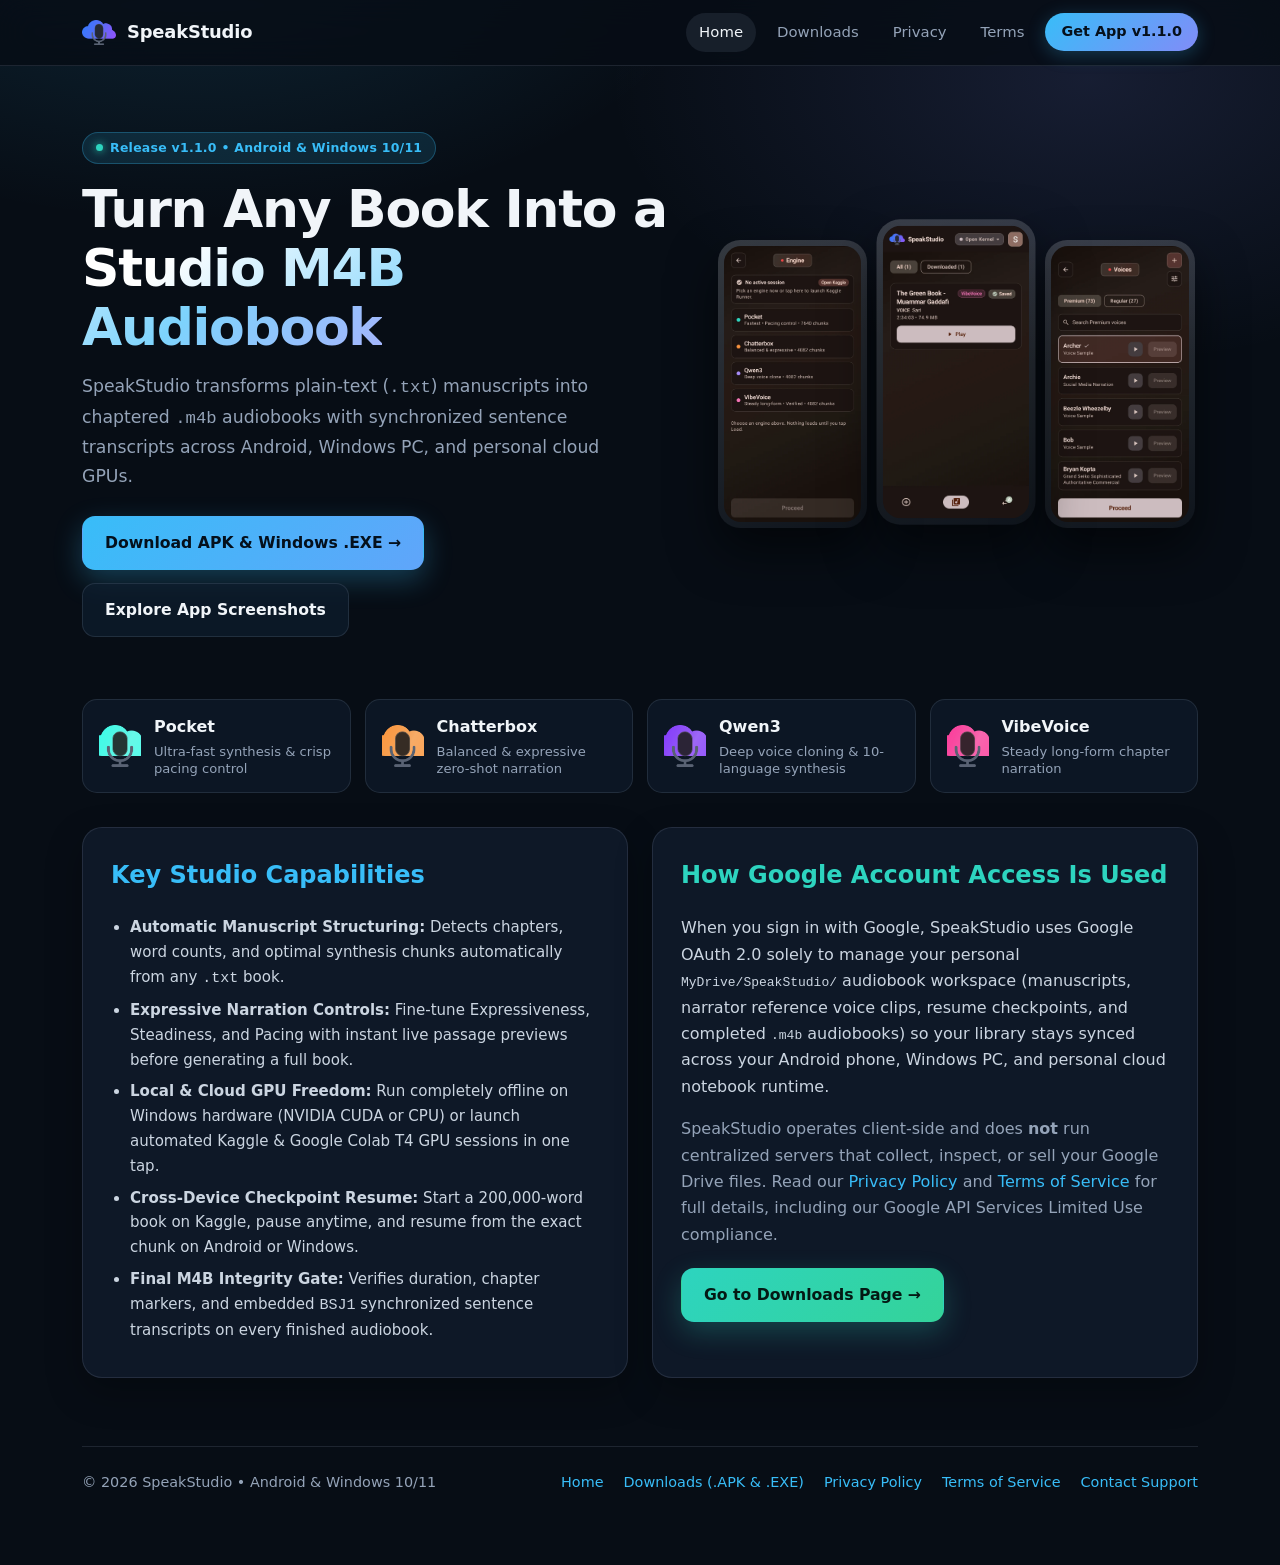
<file: index.html>
<!DOCTYPE html>
<html lang="en">
<head>
  <meta charset="utf-8" />
  <meta name="viewport" content="width=device-width, initial-scale=1" />
  <title>SpeakStudio — Neural Audiobook Studio for Android &amp; Windows</title>
  <link rel="icon" type="image/png" href="./assets/icons/logo_speakstudio.png" />
  <link rel="stylesheet" href="./styles.css" />
</head>
<body>

  <header class="site-header">
    <div class="nav-inner">
      <a class="brand" href="./index.html">
        <img src="./assets/icons/logo_speakstudio.png" alt="SpeakStudio logo" />
        <span>SpeakStudio</span>
      </a>
      <nav class="nav-links">
        <a class="nav-link active" href="./index.html">Home</a>
        <a class="nav-link " href="./download.html">Downloads</a>
        <a class="nav-link " href="./privacy.html">Privacy</a>
        <a class="nav-link " href="./terms.html">Terms</a>
        <a class="nav-cta" href="./download.html">Get App v1.1.0</a>
      </nav>
    </div>
  </header>
  <main>
    <section class="hero">
      <div>
        <span class="pill"><span class="pill-dot"></span> Release v1.1.0 &bull; Android &amp; Windows 10/11</span>
        <h1>Turn Any Book Into a <span class="grad-txt">Studio M4B Audiobook</span></h1>
        <p class="hero-lead">
          SpeakStudio transforms plain-text (<code>.txt</code>) manuscripts into chaptered <code>.m4b</code> audiobooks with synchronized sentence transcripts across Android, Windows PC, and personal cloud GPUs.
        </p>
        <div class="hero-actions">
          <a class="btn btn-primary" href="./download.html">Download APK &amp; Windows .EXE &rarr;</a>
          <a class="btn btn-outline" href="./download.html#showcase">Explore App Screenshots</a>
        </div>
      </div>
      <div class="hero-phones" aria-label="SpeakStudio interface preview">
        <a class="phone-mini" href="./download.html#showcase">
          <img src="./assets/previews/03-engines.webp" alt="Four neural TTS engines inside SpeakStudio" loading="eager" />
        </a>
        <a class="phone-mini center" href="./download.html#showcase">
          <img src="./assets/previews/01-library.webp" alt="SpeakStudio M4B audiobook library" loading="eager" />
        </a>
        <a class="phone-mini" href="./download.html#showcase">
          <img src="./assets/previews/04-voices.webp" alt="SpeakStudio narrator voice gallery" loading="eager" />
        </a>
      </div>
    </section>

    <section class="engines-strip" aria-label="Supported Neural TTS Engines">
      <div class="engine-chip">
        <img src="./assets/icons/logo_engine_pocket.png" alt="Pocket engine icon" />
        <div><h3>Pocket</h3><p>Ultra-fast synthesis &amp; crisp pacing control</p></div>
      </div>
      <div class="engine-chip">
        <img src="./assets/icons/logo_engine_chatterbox.png" alt="Chatterbox engine icon" />
        <div><h3>Chatterbox</h3><p>Balanced &amp; expressive zero-shot narration</p></div>
      </div>
      <div class="engine-chip">
        <img src="./assets/icons/logo_engine_qwen3.png" alt="Qwen3 engine icon" />
        <div><h3>Qwen3</h3><p>Deep voice cloning &amp; 10-language synthesis</p></div>
      </div>
      <div class="engine-chip">
        <img src="./assets/icons/logo_engine_vibevoice.png" alt="VibeVoice engine icon" />
        <div><h3>VibeVoice</h3><p>Steady long-form chapter narration</p></div>
      </div>
    </section>

    <div class="dl-grid" style="margin-top:34px">
      <div class="card">
        <h2 style="margin-top:0;color:var(--accent)">Key Studio Capabilities</h2>
        <ul class="feature-list">
          <li><strong>Automatic Manuscript Structuring:</strong> Detects chapters, word counts, and optimal synthesis chunks automatically from any <code>.txt</code> book.</li>
          <li><strong>Expressive Narration Controls:</strong> Fine-tune Expressiveness, Steadiness, and Pacing with instant live passage previews before generating a full book.</li>
          <li><strong>Local &amp; Cloud GPU Freedom:</strong> Run completely offline on Windows hardware (NVIDIA CUDA or CPU) or launch automated Kaggle &amp; Google Colab T4 GPU sessions in one tap.</li>
          <li><strong>Cross-Device Checkpoint Resume:</strong> Start a 200,000-word book on Kaggle, pause anytime, and resume from the exact chunk on Android or Windows.</li>
          <li><strong>Final M4B Integrity Gate:</strong> Verifies duration, chapter markers, and embedded <code>BSJ1</code> synchronized sentence transcripts on every finished audiobook.</li>
        </ul>
      </div>

      <div class="card">
        <h2 style="margin-top:0;color:var(--teal)">How Google Account Access Is Used</h2>
        <p style="color:#cbd5e1">
          When you sign in with Google, SpeakStudio uses Google OAuth 2.0 solely to manage your personal <code>MyDrive/SpeakStudio/</code> audiobook workspace (manuscripts, narrator reference voice clips, resume checkpoints, and completed <code>.m4b</code> audiobooks) so your library stays synced across your Android phone, Windows PC, and personal cloud notebook runtime.
        </p>
        <p style="color:var(--muted)">
          SpeakStudio operates client-side and does <strong>not</strong> run centralized servers that collect, inspect, or sell your Google Drive files. Read our <a href="./privacy.html">Privacy Policy</a> and <a href="./terms.html">Terms of Service</a> for full details, including our Google API Services Limited Use compliance.
        </p>
        <div style="margin-top:20px">
          <a class="btn btn-teal" href="./download.html">Go to Downloads Page &rarr;</a>
        </div>
      </div>
    </div>


    <footer>
      <span>&copy; 2026 SpeakStudio &bull; Android &amp; Windows 10/11</span>
      <div class="footer-links">
        <a href="./index.html">Home</a>
        <a href="./download.html">Downloads (.APK &amp; .EXE)</a>
        <a href="./privacy.html">Privacy Policy</a>
        <a href="./terms.html">Terms of Service</a>
        <a href="mailto:shamsaboubkr@gmail.com">Contact Support</a>
      </div>
    </footer>
  </main>
</body>
</html>
</file>
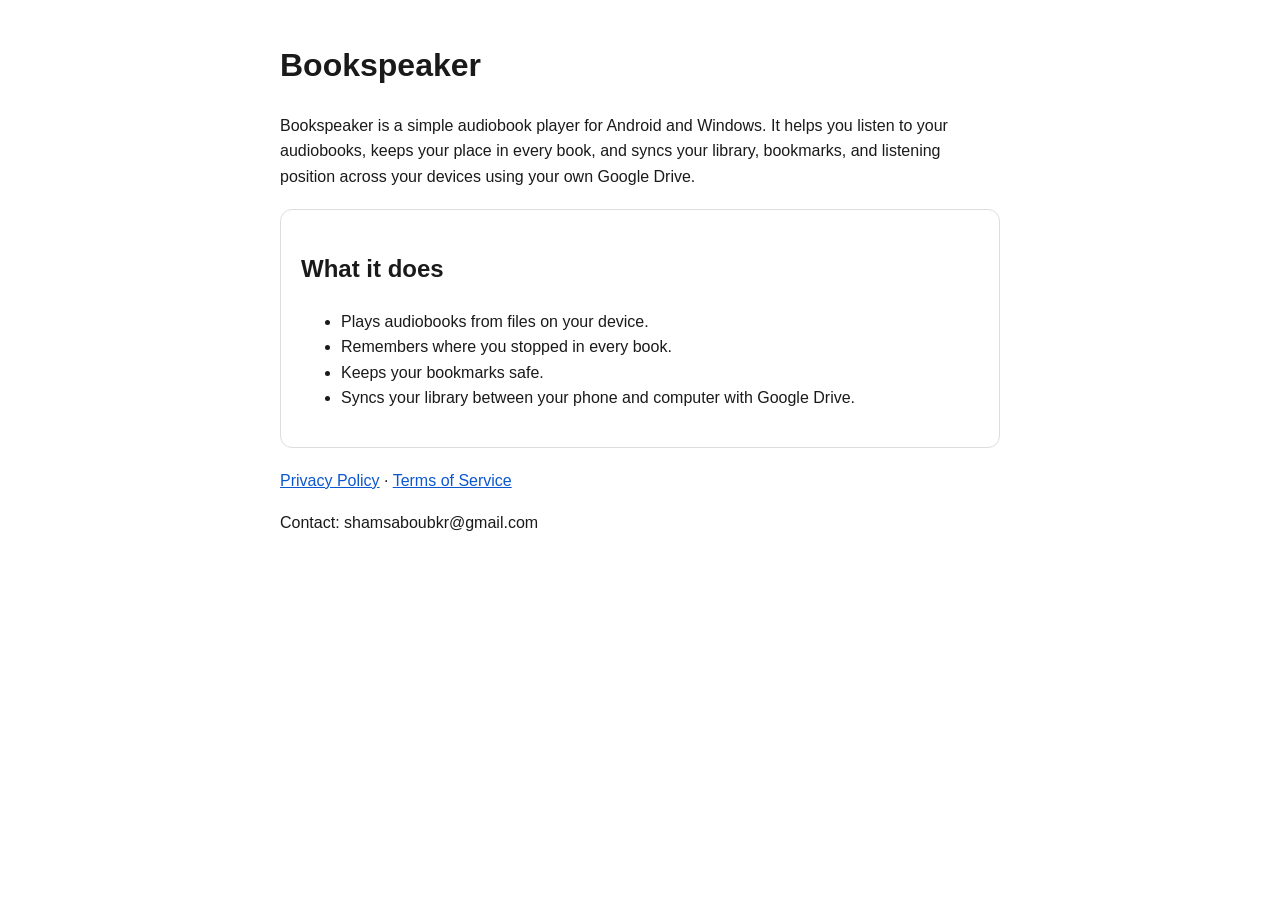
<file: bookspeaker/index.html>
<!DOCTYPE html>
<html lang="en">
<head>
<meta charset="UTF-8">
<meta name="viewport" content="width=device-width, initial-scale=1.0">
<title>Bookspeaker — Audiobook Player</title>
<style>
  body { font-family: -apple-system, Segoe UI, Roboto, sans-serif; max-width: 720px; margin: 40px auto; padding: 0 20px; color: #1a1a1a; line-height: 1.6; }
  h1 { font-size: 2rem; }
  a { color: #0b57d0; }
  .card { border: 1px solid #ddd; border-radius: 12px; padding: 20px; margin: 20px 0; }
</style>
</head>
<body>
<h1>Bookspeaker</h1>
<p>Bookspeaker is a simple audiobook player for Android and Windows. It helps you listen to your audiobooks, keeps your place in every book, and syncs your library, bookmarks, and listening position across your devices using your own Google Drive.</p>
<div class="card">
  <h2>What it does</h2>
  <ul>
    <li>Plays audiobooks from files on your device.</li>
    <li>Remembers where you stopped in every book.</li>
    <li>Keeps your bookmarks safe.</li>
    <li>Syncs your library between your phone and computer with Google Drive.</li>
  </ul>
</div>
<p><a href="privacy.html">Privacy Policy</a> &middot; <a href="terms.html">Terms of Service</a></p>
<p>Contact: shamsaboubkr@gmail.com</p>
</body>
</html>
</file>
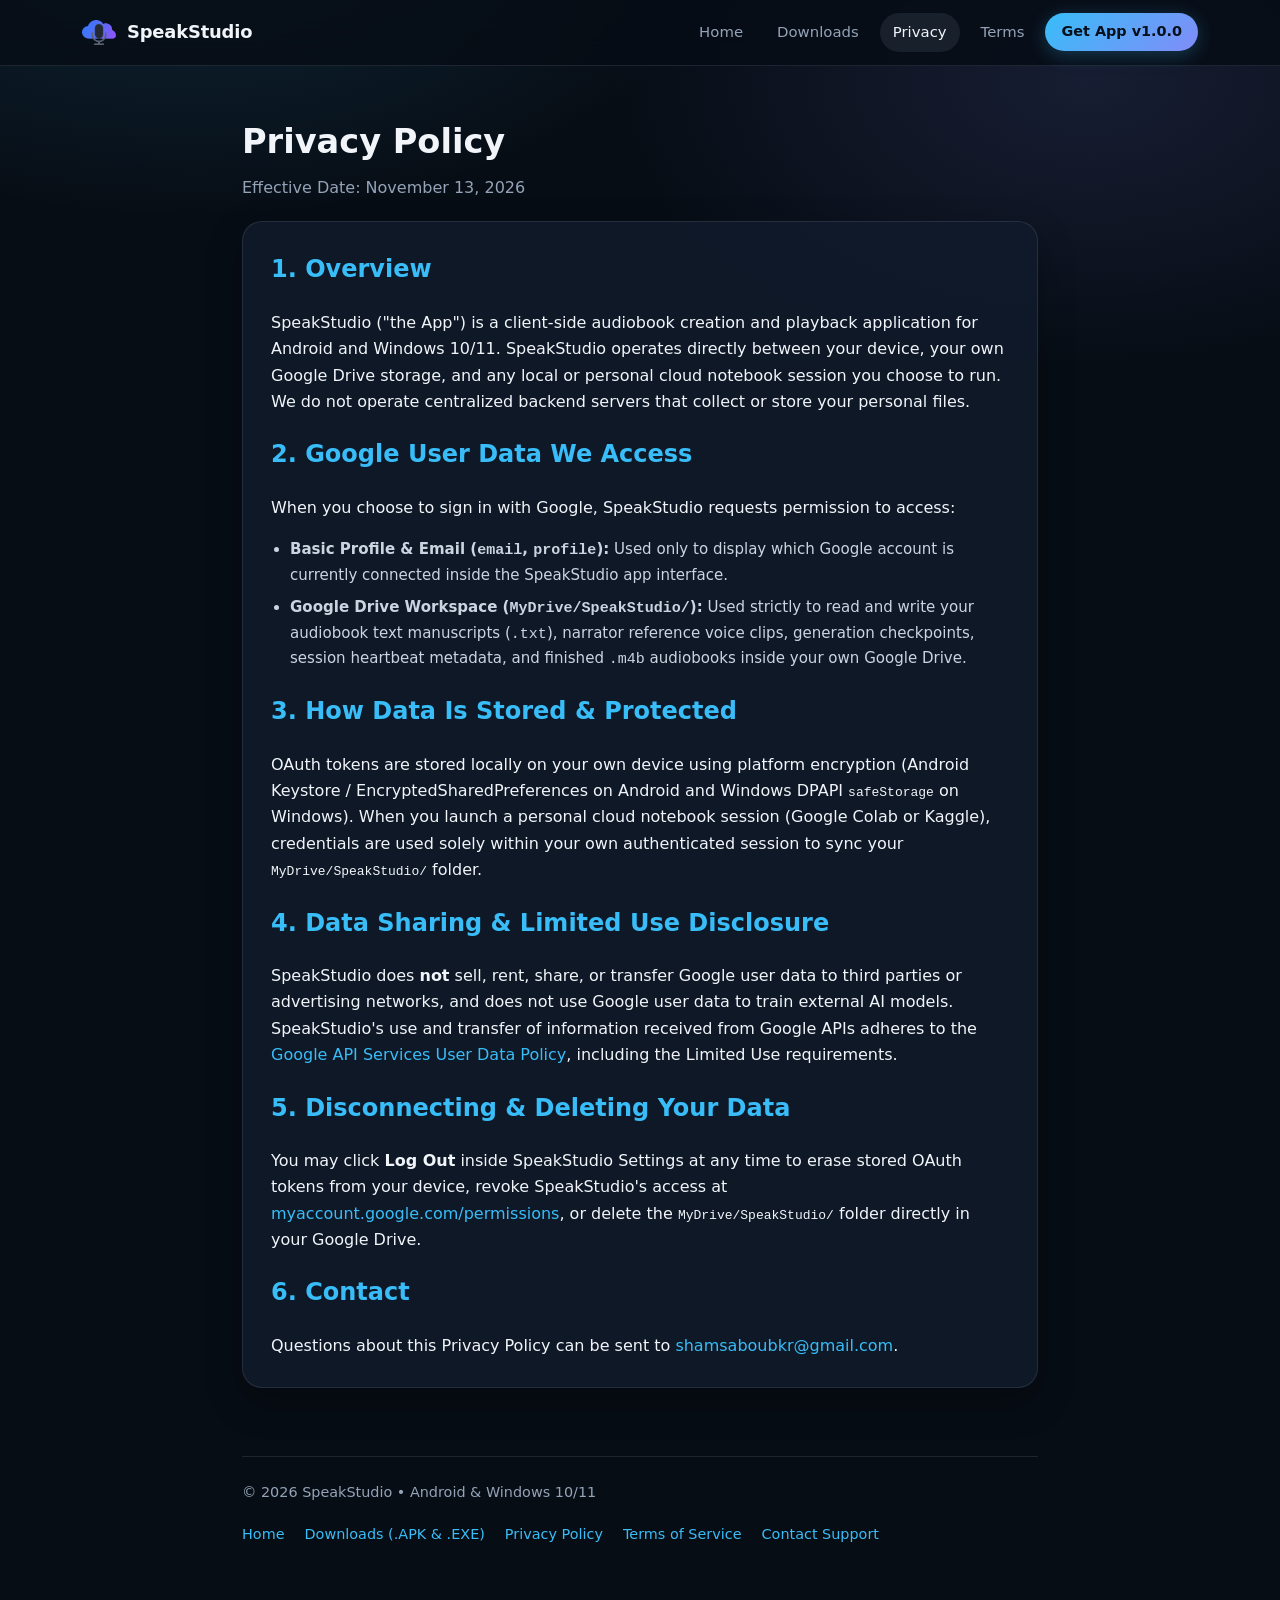
<file: privacy.html>
<!DOCTYPE html>
<html lang="en">
<head>
  <meta charset="utf-8" />
  <meta name="viewport" content="width=device-width, initial-scale=1" />
  <title>Privacy Policy — SpeakStudio</title>
  <link rel="icon" type="image/png" href="./assets/icons/logo_speakstudio.png" />
  <link rel="stylesheet" href="./styles.css" />
</head>
<body>

  <header class="site-header">
    <div class="nav-inner">
      <a class="brand" href="./index.html">
        <img src="./assets/icons/logo_speakstudio.png" alt="SpeakStudio logo" />
        <span>SpeakStudio</span>
      </a>
      <nav class="nav-links">
        <a class="nav-link " href="./index.html">Home</a>
        <a class="nav-link " href="./download.html">Downloads</a>
        <a class="nav-link active" href="./privacy.html">Privacy</a>
        <a class="nav-link " href="./terms.html">Terms</a>
        <a class="nav-cta" href="./download.html">Get App v1.0.0</a>
      </nav>
    </div>
  </header>
  <main class="narrow">
    <h1 style="font-size:2.1rem;margin:0 0 6px">Privacy Policy</h1>
    <p style="color:var(--muted);margin-top:0">Effective Date: November 13, 2026</p>

    <div class="card" style="margin-top:20px">
      <h2 style="color:var(--accent);margin-top:0">1. Overview</h2>
      <p>
        SpeakStudio ("the App") is a client-side audiobook creation and playback application for Android and Windows 10/11. SpeakStudio operates directly between your device, your own Google Drive storage, and any local or personal cloud notebook session you choose to run. We do not operate centralized backend servers that collect or store your personal files.
      </p>

      <h2 style="color:var(--accent)">2. Google User Data We Access</h2>
      <p>When you choose to sign in with Google, SpeakStudio requests permission to access:</p>
      <ul class="feature-list">
        <li><strong>Basic Profile &amp; Email (<code>email</code>, <code>profile</code>):</strong> Used only to display which Google account is currently connected inside the SpeakStudio app interface.</li>
        <li><strong>Google Drive Workspace (<code>MyDrive/SpeakStudio/</code>):</strong> Used strictly to read and write your audiobook text manuscripts (<code>.txt</code>), narrator reference voice clips, generation checkpoints, session heartbeat metadata, and finished <code>.m4b</code> audiobooks inside your own Google Drive.</li>
      </ul>

      <h2 style="color:var(--accent)">3. How Data Is Stored &amp; Protected</h2>
      <p>
        OAuth tokens are stored locally on your own device using platform encryption (Android Keystore / EncryptedSharedPreferences on Android and Windows DPAPI <code>safeStorage</code> on Windows). When you launch a personal cloud notebook session (Google Colab or Kaggle), credentials are used solely within your own authenticated session to sync your <code>MyDrive/SpeakStudio/</code> folder.
      </p>

      <h2 style="color:var(--accent)">4. Data Sharing &amp; Limited Use Disclosure</h2>
      <p>
        SpeakStudio does <strong>not</strong> sell, rent, share, or transfer Google user data to third parties or advertising networks, and does not use Google user data to train external AI models. SpeakStudio's use and transfer of information received from Google APIs adheres to the <a href="https://developers.google.com/terms/api-services-user-data-policy" target="_blank" rel="noopener">Google API Services User Data Policy</a>, including the Limited Use requirements.
      </p>

      <h2 style="color:var(--accent)">5. Disconnecting &amp; Deleting Your Data</h2>
      <p>
        You may click <strong>Log Out</strong> inside SpeakStudio Settings at any time to erase stored OAuth tokens from your device, revoke SpeakStudio's access at <a href="https://myaccount.google.com/permissions" target="_blank" rel="noopener">myaccount.google.com/permissions</a>, or delete the <code>MyDrive/SpeakStudio/</code> folder directly in your Google Drive.
      </p>

      <h2 style="color:var(--accent)">6. Contact</h2>
      <p style="margin-bottom:0">Questions about this Privacy Policy can be sent to <a href="mailto:shamsaboubkr@gmail.com">shamsaboubkr@gmail.com</a>.</p>
    </div>


    <footer>
      <span>&copy; 2026 SpeakStudio &bull; Android &amp; Windows 10/11</span>
      <div class="footer-links">
        <a href="./index.html">Home</a>
        <a href="./download.html">Downloads (.APK &amp; .EXE)</a>
        <a href="./privacy.html">Privacy Policy</a>
        <a href="./terms.html">Terms of Service</a>
        <a href="mailto:shamsaboubkr@gmail.com">Contact Support</a>
      </div>
    </footer>
  </main>
</body>
</html>
</file>
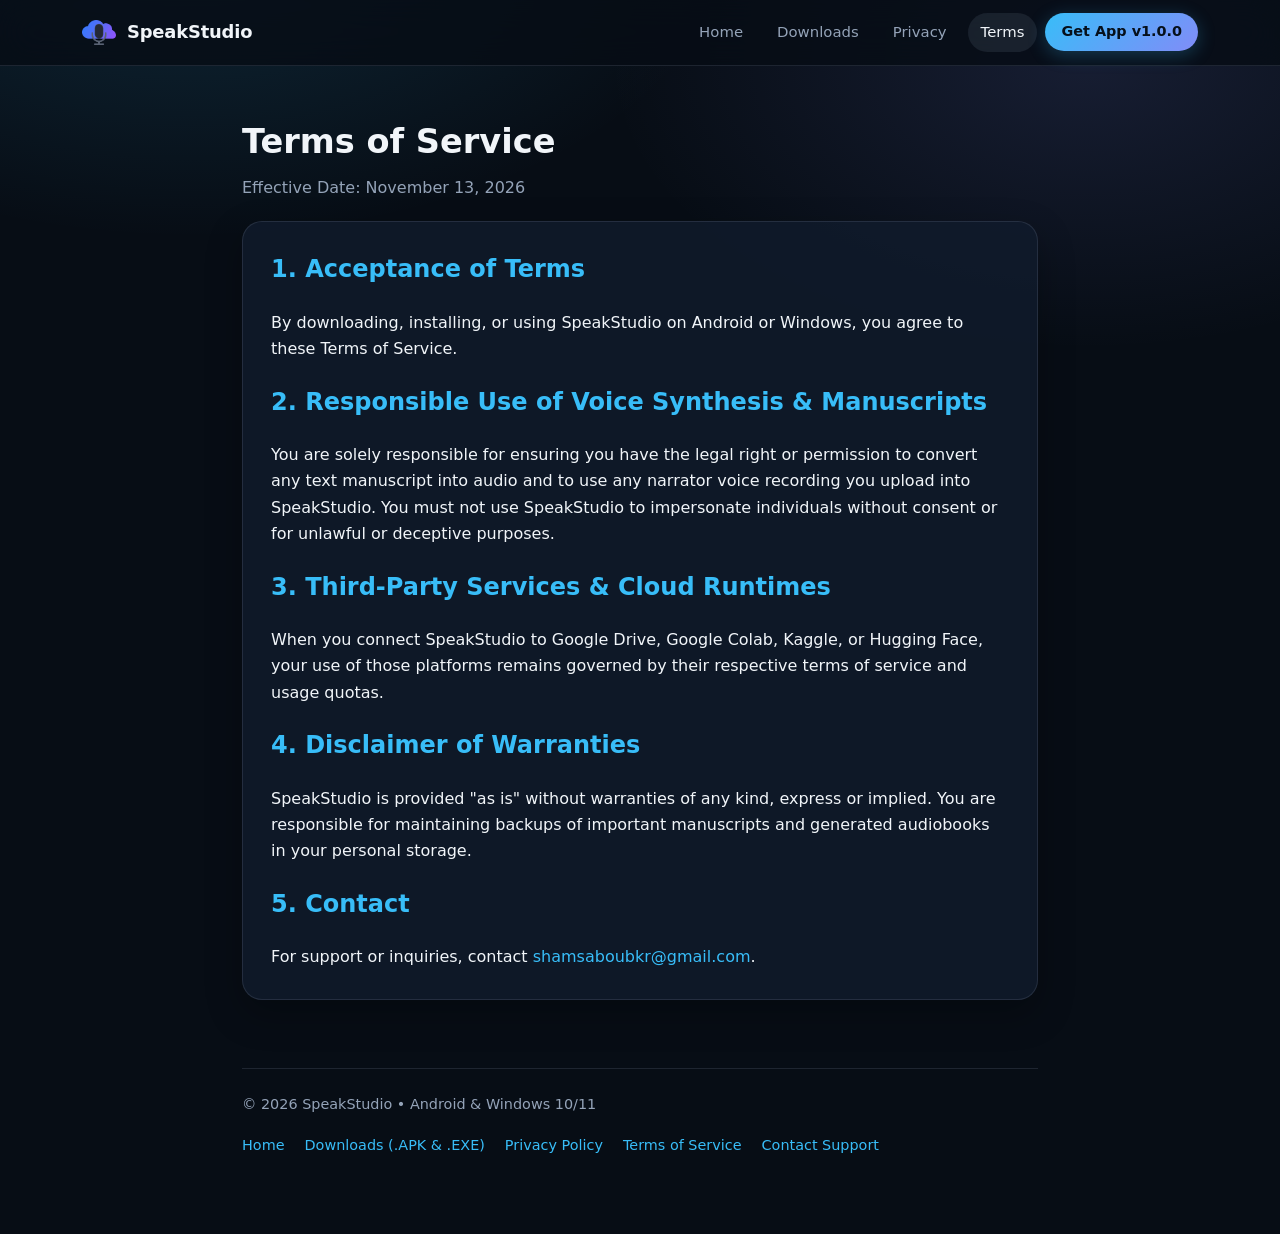
<file: terms.html>
<!DOCTYPE html>
<html lang="en">
<head>
  <meta charset="utf-8" />
  <meta name="viewport" content="width=device-width, initial-scale=1" />
  <title>Terms of Service — SpeakStudio</title>
  <link rel="icon" type="image/png" href="./assets/icons/logo_speakstudio.png" />
  <link rel="stylesheet" href="./styles.css" />
</head>
<body>

  <header class="site-header">
    <div class="nav-inner">
      <a class="brand" href="./index.html">
        <img src="./assets/icons/logo_speakstudio.png" alt="SpeakStudio logo" />
        <span>SpeakStudio</span>
      </a>
      <nav class="nav-links">
        <a class="nav-link " href="./index.html">Home</a>
        <a class="nav-link " href="./download.html">Downloads</a>
        <a class="nav-link " href="./privacy.html">Privacy</a>
        <a class="nav-link active" href="./terms.html">Terms</a>
        <a class="nav-cta" href="./download.html">Get App v1.0.0</a>
      </nav>
    </div>
  </header>
  <main class="narrow">
    <h1 style="font-size:2.1rem;margin:0 0 6px">Terms of Service</h1>
    <p style="color:var(--muted);margin-top:0">Effective Date: November 13, 2026</p>

    <div class="card" style="margin-top:20px">
      <h2 style="color:var(--accent);margin-top:0">1. Acceptance of Terms</h2>
      <p>By downloading, installing, or using SpeakStudio on Android or Windows, you agree to these Terms of Service.</p>

      <h2 style="color:var(--accent)">2. Responsible Use of Voice Synthesis &amp; Manuscripts</h2>
      <p>
        You are solely responsible for ensuring you have the legal right or permission to convert any text manuscript into audio and to use any narrator voice recording you upload into SpeakStudio. You must not use SpeakStudio to impersonate individuals without consent or for unlawful or deceptive purposes.
      </p>

      <h2 style="color:var(--accent)">3. Third-Party Services &amp; Cloud Runtimes</h2>
      <p>
        When you connect SpeakStudio to Google Drive, Google Colab, Kaggle, or Hugging Face, your use of those platforms remains governed by their respective terms of service and usage quotas.
      </p>

      <h2 style="color:var(--accent)">4. Disclaimer of Warranties</h2>
      <p>
        SpeakStudio is provided "as is" without warranties of any kind, express or implied. You are responsible for maintaining backups of important manuscripts and generated audiobooks in your personal storage.
      </p>

      <h2 style="color:var(--accent)">5. Contact</h2>
      <p style="margin-bottom:0">For support or inquiries, contact <a href="mailto:shamsaboubkr@gmail.com">shamsaboubkr@gmail.com</a>.</p>
    </div>


    <footer>
      <span>&copy; 2026 SpeakStudio &bull; Android &amp; Windows 10/11</span>
      <div class="footer-links">
        <a href="./index.html">Home</a>
        <a href="./download.html">Downloads (.APK &amp; .EXE)</a>
        <a href="./privacy.html">Privacy Policy</a>
        <a href="./terms.html">Terms of Service</a>
        <a href="mailto:shamsaboubkr@gmail.com">Contact Support</a>
      </div>
    </footer>
  </main>
</body>
</html>
</file>
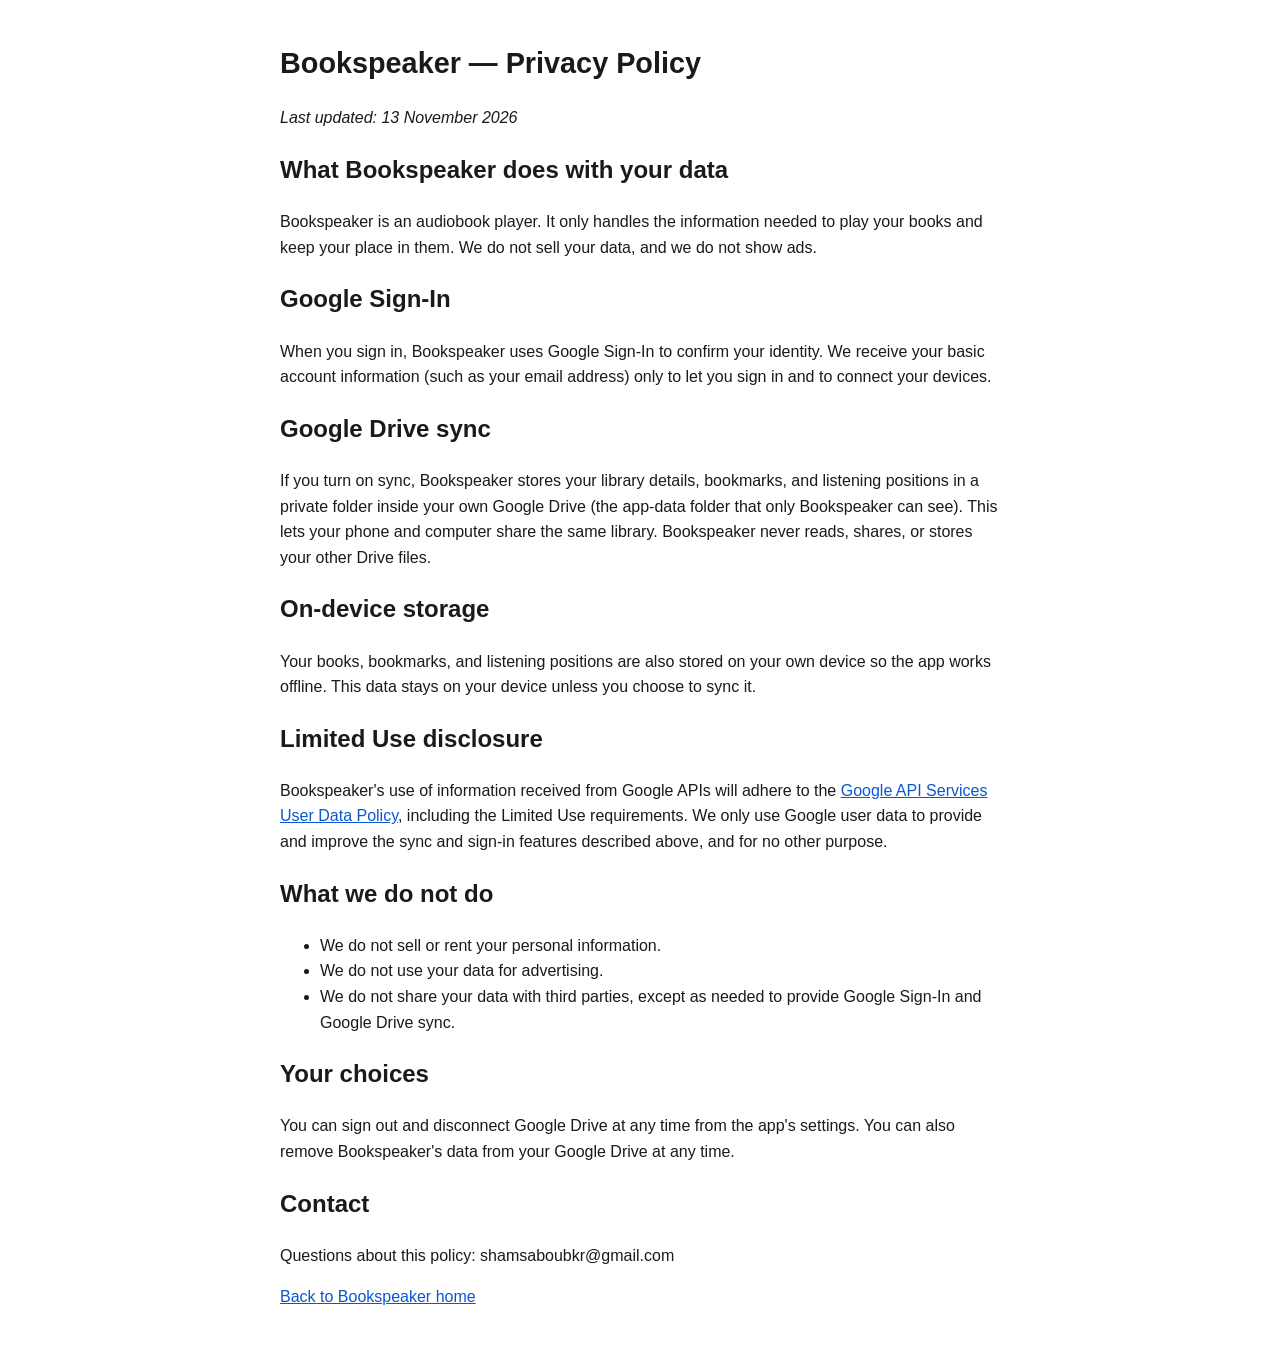
<file: bookspeaker/privacy.html>
<!DOCTYPE html>
<html lang="en">
<head>
<meta charset="UTF-8">
<meta name="viewport" content="width=device-width, initial-scale=1.0">
<title>Bookspeaker — Privacy Policy</title>
<style>
  body { font-family: -apple-system, Segoe UI, Roboto, sans-serif; max-width: 720px; margin: 40px auto; padding: 0 20px; color: #1a1a1a; line-height: 1.6; }
  h1 { font-size: 1.8rem; }
  a { color: #0b57d0; }
</style>
</head>
<body>
<h1>Bookspeaker — Privacy Policy</h1>
<p><em>Last updated: 13 November 2026</em></p>

<h2>What Bookspeaker does with your data</h2>
<p>Bookspeaker is an audiobook player. It only handles the information needed to play your books and keep your place in them. We do not sell your data, and we do not show ads.</p>

<h2>Google Sign-In</h2>
<p>When you sign in, Bookspeaker uses Google Sign-In to confirm your identity. We receive your basic account information (such as your email address) only to let you sign in and to connect your devices.</p>

<h2>Google Drive sync</h2>
<p>If you turn on sync, Bookspeaker stores your library details, bookmarks, and listening positions in a private folder inside your own Google Drive (the app-data folder that only Bookspeaker can see). This lets your phone and computer share the same library. Bookspeaker never reads, shares, or stores your other Drive files.</p>

<h2>On-device storage</h2>
<p>Your books, bookmarks, and listening positions are also stored on your own device so the app works offline. This data stays on your device unless you choose to sync it.</p>

<h2>Limited Use disclosure</h2>
<p>Bookspeaker's use of information received from Google APIs will adhere to the <a href="https://developers.google.com/terms/api-services-user-data-policy#additional_requirements_for_specific_api_scopes">Google API Services User Data Policy</a>, including the Limited Use requirements. We only use Google user data to provide and improve the sync and sign-in features described above, and for no other purpose.</p>

<h2>What we do not do</h2>
<ul>
  <li>We do not sell or rent your personal information.</li>
  <li>We do not use your data for advertising.</li>
  <li>We do not share your data with third parties, except as needed to provide Google Sign-In and Google Drive sync.</li>
</ul>

<h2>Your choices</h2>
<p>You can sign out and disconnect Google Drive at any time from the app's settings. You can also remove Bookspeaker's data from your Google Drive at any time.</p>

<h2>Contact</h2>
<p>Questions about this policy: shamsaboubkr@gmail.com</p>
<p><a href="index.html">Back to Bookspeaker home</a></p>
</body>
</html>
</file>
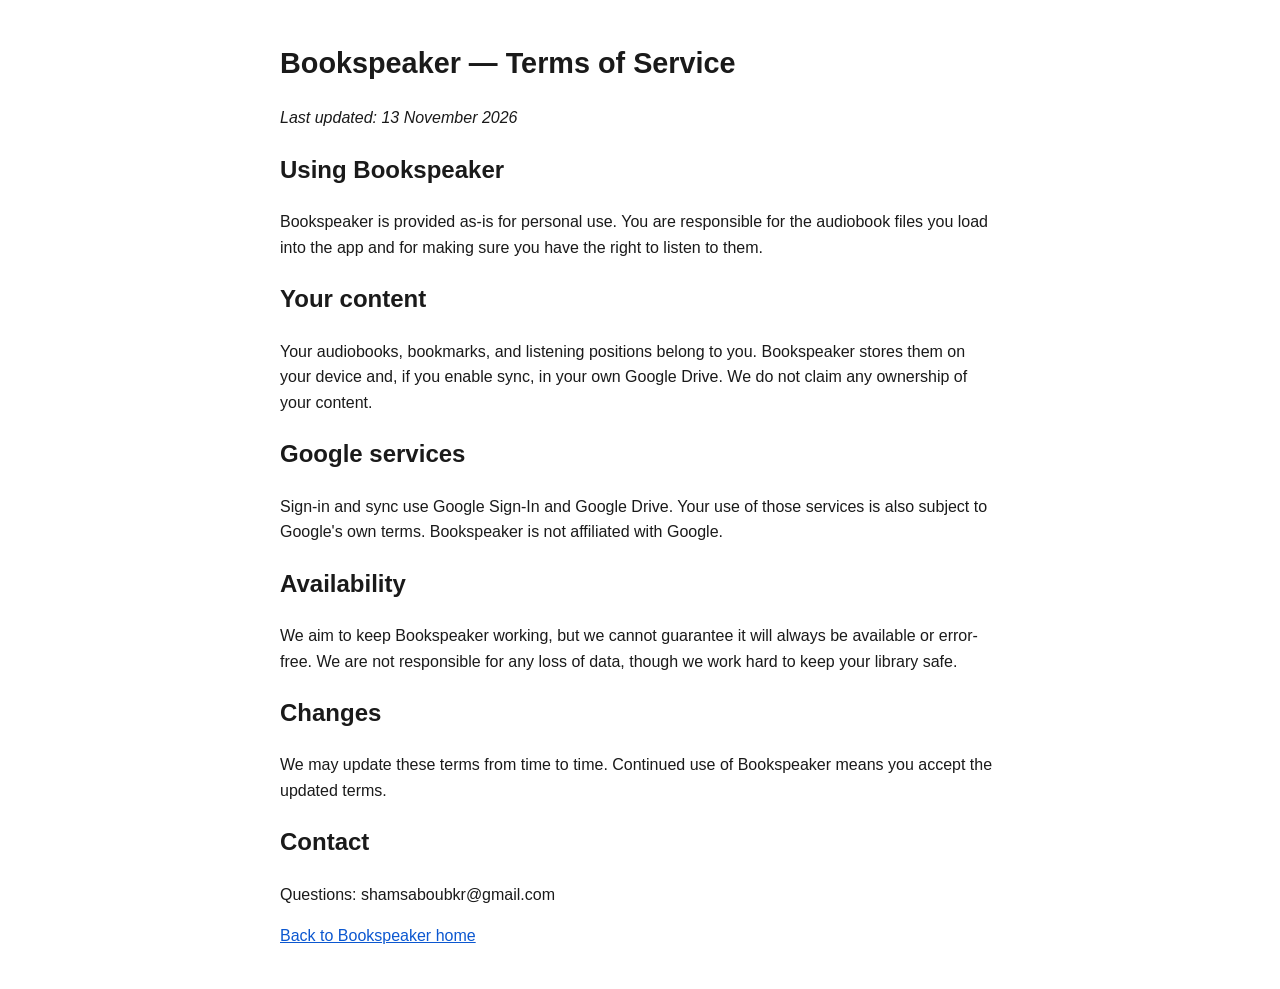
<file: bookspeaker/terms.html>
<!DOCTYPE html>
<html lang="en">
<head>
<meta charset="UTF-8">
<meta name="viewport" content="width=device-width, initial-scale=1.0">
<title>Bookspeaker — Terms of Service</title>
<style>
  body { font-family: -apple-system, Segoe UI, Roboto, sans-serif; max-width: 720px; margin: 40px auto; padding: 0 20px; color: #1a1a1a; line-height: 1.6; }
  h1 { font-size: 1.8rem; }
  a { color: #0b57d0; }
</style>
</head>
<body>
<h1>Bookspeaker — Terms of Service</h1>
<p><em>Last updated: 13 November 2026</em></p>

<h2>Using Bookspeaker</h2>
<p>Bookspeaker is provided as-is for personal use. You are responsible for the audiobook files you load into the app and for making sure you have the right to listen to them.</p>

<h2>Your content</h2>
<p>Your audiobooks, bookmarks, and listening positions belong to you. Bookspeaker stores them on your device and, if you enable sync, in your own Google Drive. We do not claim any ownership of your content.</p>

<h2>Google services</h2>
<p>Sign-in and sync use Google Sign-In and Google Drive. Your use of those services is also subject to Google's own terms. Bookspeaker is not affiliated with Google.</p>

<h2>Availability</h2>
<p>We aim to keep Bookspeaker working, but we cannot guarantee it will always be available or error-free. We are not responsible for any loss of data, though we work hard to keep your library safe.</p>

<h2>Changes</h2>
<p>We may update these terms from time to time. Continued use of Bookspeaker means you accept the updated terms.</p>

<h2>Contact</h2>
<p>Questions: shamsaboubkr@gmail.com</p>
<p><a href="index.html">Back to Bookspeaker home</a></p>
</body>
</html>
</file>
<file: styles.css>
:root {
  --bg: #070d15;
  --bg-soft: #0c1624;
  --card: rgba(16, 28, 44, 0.82);
  --card-solid: #101c2c;
  --border: rgba(148, 163, 184, 0.16);
  --border-hi: rgba(56, 189, 248, 0.38);
  --accent: #38bdf8;
  --accent-2: #818cf8;
  --teal: #2dd4bf;
  --amber: #fbbf24;
  --text: #f1f5f9;
  --muted: #94a3b8;
}
* { box-sizing: border-box; }
html { scroll-behavior: smooth; }
body {
  margin: 0;
  font-family: Inter, system-ui, -apple-system, "Segoe UI", Roboto, sans-serif;
  background:
    radial-gradient(900px 500px at 15% -5%, rgba(56, 189, 248, 0.15), transparent 60%),
    radial-gradient(800px 480px at 85% 5%, rgba(129, 140, 248, 0.13), transparent 60%),
    var(--bg);
  color: var(--text);
  line-height: 1.65;
  min-height: 100vh;
}
a { color: var(--accent); text-decoration: none; transition: color 0.18s ease, opacity 0.18s ease; }
a:hover { color: #7dd3fc; }

/* Top Navbar */
.site-header {
  position: sticky;
  top: 0;
  z-index: 100;
  backdrop-filter: blur(16px);
  -webkit-backdrop-filter: blur(16px);
  background: rgba(7, 13, 21, 0.82);
  border-bottom: 1px solid var(--border);
}
.nav-inner {
  max-width: 1160px;
  margin: 0 auto;
  padding: 13px 22px;
  display: flex;
  align-items: center;
  justify-content: space-between;
  gap: 16px;
  flex-wrap: wrap;
}
.brand {
  display: inline-flex;
  align-items: center;
  gap: 11px;
  color: var(--text);
  font-weight: 700;
  font-size: 1.12rem;
  letter-spacing: -0.01em;
}
.brand:hover { color: #fff; }
.brand img { width: 34px; height: 34px; border-radius: 9px; object-fit: contain; }
.nav-links { display: flex; align-items: center; gap: 8px; flex-wrap: wrap; }
.nav-link {
  color: var(--muted);
  font-size: 0.93rem;
  font-weight: 500;
  padding: 7px 13px;
  border-radius: 999px;
  transition: all 0.18s ease;
}
.nav-link:hover, .nav-link.active {
  color: var(--text);
  background: rgba(148, 163, 184, 0.12);
}
.nav-cta {
  background: linear-gradient(135deg, var(--accent), var(--accent-2));
  color: #06101b !important;
  font-weight: 700;
  padding: 7px 16px;
  border-radius: 999px;
  font-size: 0.9rem;
  box-shadow: 0 4px 18px rgba(56, 189, 248, 0.25);
}
.nav-cta:hover { transform: translateY(-1px); opacity: 0.95; }

main { max-width: 1160px; margin: 0 auto; padding: 48px 22px 76px; }
main.narrow { max-width: 840px; }

.pill {
  display: inline-flex;
  align-items: center;
  gap: 7px;
  padding: 5px 13px;
  border-radius: 999px;
  background: rgba(56, 189, 248, 0.13);
  border: 1px solid rgba(56, 189, 248, 0.28);
  color: var(--accent);
  font-size: 12.5px;
  font-weight: 600;
  letter-spacing: 0.02em;
}
.pill-dot { width: 7px; height: 7px; border-radius: 50%; background: var(--teal); box-shadow: 0 0 8px var(--teal); }

/* Hero */
.hero {
  display: grid;
  grid-template-columns: 1.1fr 0.9fr;
  gap: 42px;
  align-items: center;
  padding: 18px 0 36px;
}
@media (max-width: 920px) {
  .hero { grid-template-columns: 1fr; text-align: center; }
  .hero-actions { justify-content: center; }
}
.hero h1 {
  font-size: clamp(2.1rem, 4.2vw, 3.25rem);
  line-height: 1.13;
  margin: 16px 0 16px;
  letter-spacing: -0.025em;
}
.grad-txt {
  background: linear-gradient(135deg, #ffffff 15%, #7dd3fc 65%, #a5b4fc 100%);
  -webkit-background-clip: text;
  -webkit-text-fill-color: transparent;
}
.hero-lead { color: var(--muted); font-size: 1.08rem; max-width: 560px; margin: 0 0 26px; }
@media (max-width: 920px) { .hero-lead { margin-left: auto; margin-right: auto; } }

.hero-actions { display: flex; gap: 13px; flex-wrap: wrap; align-items: center; }
.btn {
  display: inline-flex;
  align-items: center;
  justify-content: center;
  gap: 9px;
  padding: 13px 22px;
  border-radius: 13px;
  font-weight: 700;
  font-size: 0.98rem;
  cursor: pointer;
  border: 1px solid transparent;
  transition: transform 0.18s ease, box-shadow 0.18s ease, border-color 0.18s ease;
}
.btn-primary {
  background: linear-gradient(135deg, var(--accent), #60a5fa);
  color: #04101c !important;
  box-shadow: 0 10px 28px rgba(56, 189, 248, 0.28);
}
.btn-primary:hover { transform: translateY(-2px); box-shadow: 0 14px 34px rgba(56, 189, 248, 0.38); }
.btn-teal {
  background: linear-gradient(135deg, var(--teal), #34d399);
  color: #041914 !important;
  box-shadow: 0 10px 28px rgba(45, 212, 191, 0.24);
}
.btn-teal:hover { transform: translateY(-2px); box-shadow: 0 14px 34px rgba(45, 212, 191, 0.35); }
.btn-outline {
  background: rgba(15, 30, 46, 0.72);
  color: var(--text) !important;
  border-color: var(--border);
}
.btn-outline:hover { border-color: var(--border-hi); transform: translateY(-2px); }

/* Hero Triptych Phones */
.hero-phones {
  display: flex;
  justify-content: center;
  align-items: center;
  gap: 14px;
  perspective: 1000px;
}
.phone-mini {
  width: 31%;
  max-width: 175px;
  border-radius: 22px;
  padding: 6px;
  background: linear-gradient(160deg, rgba(255,255,255,0.18), rgba(255,255,255,0.03));
  box-shadow: 0 22px 48px rgba(0,0,0,0.55);
  transition: transform 0.25s ease;
}
.phone-mini.center { transform: translateY(-12px) scale(1.06); z-index: 2; }
.phone-mini:hover { transform: translateY(-16px) scale(1.08); z-index: 3; }
.phone-mini img { width: 100%; display: block; border-radius: 17px; }

/* Cards & Grids */
.card {
  background: var(--card);
  border: 1px solid var(--border);
  border-radius: 20px;
  padding: 28px;
  box-shadow: 0 14px 36px rgba(0, 0, 0, 0.28);
}
.dl-grid {
  display: grid;
  grid-template-columns: repeat(2, 1fr);
  gap: 24px;
  margin-top: 28px;
}
@media (max-width: 820px) { .dl-grid { grid-template-columns: 1fr; } }

.dl-card {
  position: relative;
  overflow: hidden;
  display: flex;
  flex-direction: column;
  justify-content: space-between;
  gap: 18px;
  transition: border-color 0.2s ease, transform 0.2s ease;
}
.dl-card:hover { border-color: var(--border-hi); transform: translateY(-3px); }
.dl-top { display: flex; align-items: flex-start; justify-content: space-between; gap: 12px; }
.os-badge {
  display: inline-flex;
  align-items: center;
  gap: 8px;
  font-size: 0.82rem;
  font-weight: 700;
  text-transform: uppercase;
  letter-spacing: 0.06em;
  padding: 5px 11px;
  border-radius: 8px;
}
.os-android { background: rgba(45, 212, 191, 0.14); color: var(--teal); }
.os-windows { background: rgba(56, 189, 248, 0.14); color: var(--accent); }
.dl-title { font-size: 1.5rem; font-weight: 800; margin: 10px 0 4px; letter-spacing: -0.015em; }
.dl-sub { color: var(--muted); font-size: 0.94rem; margin: 0; }
.feature-list { margin: 4px 0; padding-left: 19px; color: #cbd5e1; font-size: 0.94rem; }
.feature-list li { margin-bottom: 7px; }
.hash-box {
  background: rgba(7, 13, 21, 0.72);
  border: 1px solid rgba(148, 163, 184, 0.13);
  border-radius: 12px;
  padding: 11px 13px;
  font-size: 11.5px;
  color: var(--muted);
  font-family: ui-monospace, SFMono-Regular, Menlo, Consolas, monospace;
  overflow-x: auto;
}
.hash-box strong { color: #cbd5e1; }
.install-tip { font-size: 0.84rem; color: var(--muted); margin: 0; }

/* Engines Strip */
.engines-strip {
  display: grid;
  grid-template-columns: repeat(4, 1fr);
  gap: 14px;
  margin-top: 26px;
}
@media (max-width: 820px) { .engines-strip { grid-template-columns: repeat(2, 1fr); } }
@media (max-width: 460px) { .engines-strip { grid-template-columns: 1fr; } }
.engine-chip {
  background: rgba(15, 28, 44, 0.7);
  border: 1px solid var(--border);
  border-radius: 15px;
  padding: 14px 16px;
  display: flex;
  align-items: center;
  gap: 13px;
}
.engine-chip img { width: 42px; height: 42px; border-radius: 11px; object-fit: cover; flex-shrink: 0; }
.engine-chip h3 { margin: 0; font-size: 1rem; }
.engine-chip p { margin: 2px 0 0; font-size: 0.82rem; color: var(--muted); line-height: 1.35; }

/* Screenshot Showcase Gallery */
.section-head { margin-top: 64px; margin-bottom: 26px; text-align: center; }
.section-head h2 { font-size: clamp(1.65rem, 3vw, 2.2rem); margin: 8px 0; letter-spacing: -0.02em; }
.section-head p { color: var(--muted); max-width: 620px; margin: 0 auto; }

.shot-grid {
  display: grid;
  grid-template-columns: repeat(auto-fill, minmax(245px, 1fr));
  gap: 24px;
}
.shot-item {
  background: rgba(14, 25, 40, 0.72);
  border: 1px solid var(--border);
  border-radius: 22px;
  padding: 14px 14px 18px;
  cursor: zoom-in;
  transition: transform 0.22s ease, border-color 0.22s ease, box-shadow 0.22s ease;
  display: flex;
  flex-direction: column;
  gap: 13px;
}
.shot-item:hover {
  transform: translateY(-5px);
  border-color: var(--border-hi);
  box-shadow: 0 20px 44px rgba(0, 0, 0, 0.48);
}
.phone-frame {
  border-radius: 18px;
  padding: 5px;
  background: linear-gradient(160deg, rgba(255,255,255,0.15), rgba(255,255,255,0.03));
  box-shadow: inset 0 1px 1px rgba(255,255,255,0.15), 0 10px 26px rgba(0,0,0,0.45);
}
.phone-frame img {
  width: 100%;
  aspect-ratio: 1 / 2;
  object-fit: cover;
  display: block;
  border-radius: 14px;
}
.shot-step {
  font-size: 11px;
  font-weight: 700;
  text-transform: uppercase;
  letter-spacing: 0.08em;
  color: var(--accent);
}
.shot-title { font-size: 1.02rem; font-weight: 700; margin: 2px 0 4px; color: var(--text); }
.shot-desc { font-size: 0.86rem; color: var(--muted); margin: 0; line-height: 1.45; }

/* Lightbox Modal */
.lightbox {
  position: fixed;
  inset: 0;
  z-index: 999;
  background: rgba(4, 8, 14, 0.92);
  backdrop-filter: blur(12px);
  display: none;
  align-items: center;
  justify-content: center;
  padding: 24px;
}
.lightbox.open { display: flex; }
.lb-inner {
  position: relative;
  max-width: min(430px, 90vw);
  max-height: 90vh;
  display: flex;
  flex-direction: column;
  align-items: center;
  gap: 12px;
}
.lb-inner img {
  max-height: 78vh;
  max-width: 100%;
  border-radius: 22px;
  box-shadow: 0 24px 64px rgba(0,0,0,0.75);
  border: 1px solid rgba(255,255,255,0.16);
}
.lb-caption { text-align: center; color: var(--text); font-weight: 600; font-size: 0.96rem; }
.lb-close, .lb-nav {
  position: fixed;
  background: rgba(16, 28, 44, 0.88);
  color: #fff;
  border: 1px solid var(--border);
  border-radius: 999px;
  width: 44px;
  height: 44px;
  font-size: 20px;
  cursor: pointer;
  display: flex;
  align-items: center;
  justify-content: center;
}
.lb-close:hover, .lb-nav:hover { border-color: var(--accent); color: var(--accent); }
.lb-close { top: 20px; right: 22px; }
.lb-prev { left: 20px; top: 50%; transform: translateY(-50%); }
.lb-next { right: 20px; top: 50%; transform: translateY(-50%); }

footer {
  margin-top: 68px;
  padding-top: 24px;
  border-top: 1px solid var(--border);
  color: var(--muted);
  font-size: 0.9rem;
  display: flex;
  justify-content: space-between;
  align-items: center;
  gap: 18px;
  flex-wrap: wrap;
}
.footer-links { display: flex; gap: 20px; flex-wrap: wrap; }
</file>
